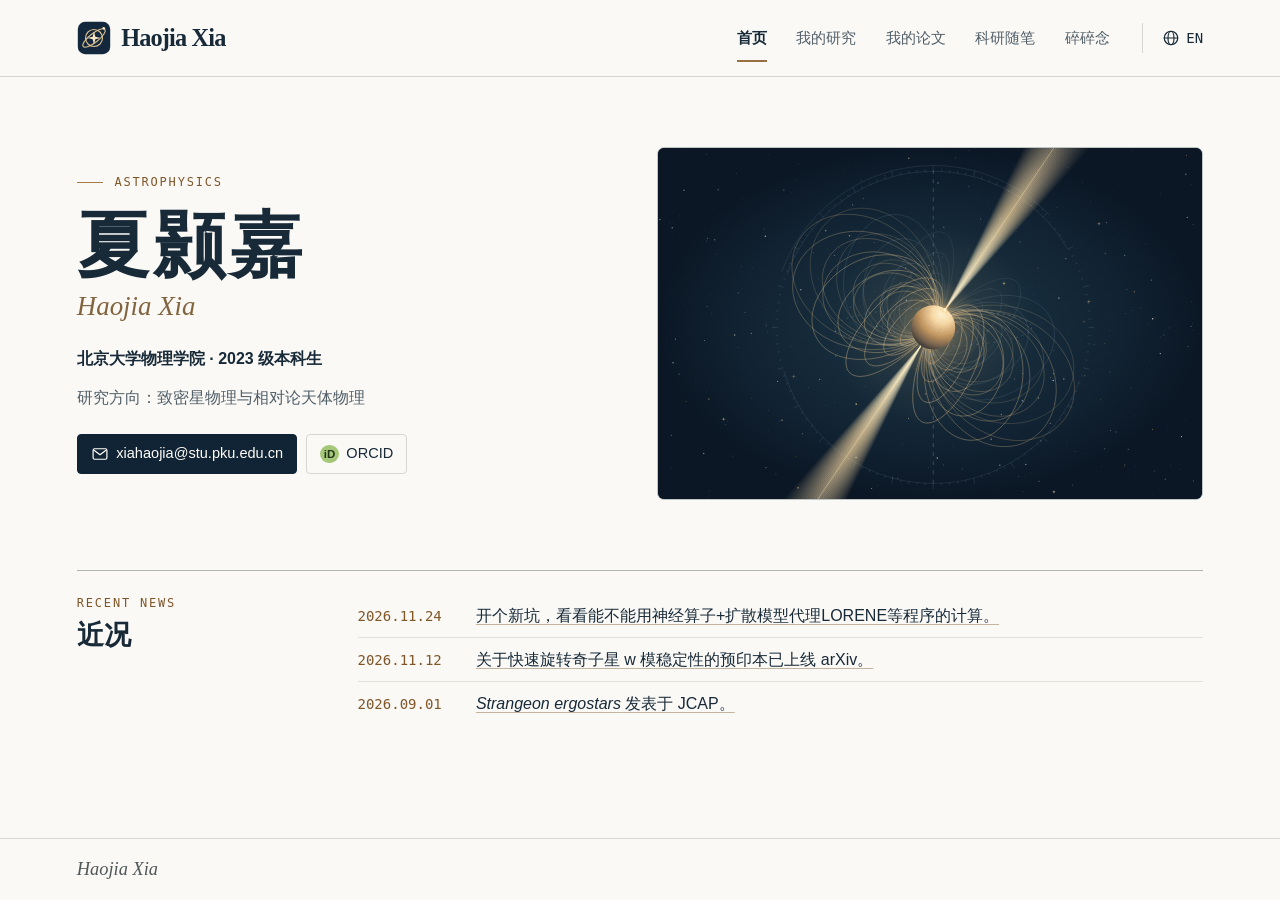
<file: index.html>
<!doctype html>
<html lang="zh-CN">
<head>
  <meta charset="utf-8">
  <meta name="viewport" content="width=device-width, initial-scale=1">
  <meta name="theme-color" content="#faf9f6">
  <meta name="description" content="夏颢嘉，北京大学物理学院 2023 级本科生，研究致密星物理与相对论天体物理。">
  <title data-en="Home · Haojia Xia">首页 · 夏颢嘉</title>
  <link rel="icon" href="assets/mark.svg" type="image/svg+xml">
  <link rel="stylesheet" href="style.css">
  <script defer src="main.js"></script>
</head>
<body data-page="index">
  <a class="skip" href="#main" data-en="Skip to content">跳到正文</a>
  <header class="site-header">
    <div class="container bar">
      <a class="brand" href="index.html" aria-label="夏颢嘉 · 首页" data-en-aria="Haojia Xia · Home"><img src="assets/mark.svg" width="34" height="34" alt=""><span lang="en">Haojia Xia</span></a>
      <nav aria-label="主导航" data-en-aria="Main navigation">
        <a href="index.html" aria-current="page" data-en="Home">首页</a>
        <a href="research.html" data-en="Research">我的研究</a>
        <a href="publications.html" data-en="Papers">我的论文</a>
        <a href="notes.html" data-en="Notes">科研随笔</a>
        <a href="blog.html" data-en="Blog">碎碎念</a>
      </nav>
      <button id="lang" type="button" hidden aria-label="Switch to English"><svg viewBox="0 0 24 24" class="icon" aria-hidden="true"><circle cx="12" cy="12" r="9"/><ellipse cx="12" cy="12" rx="4" ry="9"/><path d="M3 12h18"/></svg><span>EN</span></button>
    </div>
  </header>
  <main id="main">
<div class="container">
  <section class="profile" id="home" aria-labelledby="profile-name">
    <div class="profile-copy">
      <p class="overline" lang="en">Astrophysics</p>
      <h1 id="profile-name" data-en="Haojia Xia">夏颢嘉</h1>
      <p class="other-name" lang="en" data-en="夏颢嘉">Haojia Xia</p>
      <p class="affiliation" id="education" data-en="School of Physics, Peking University · 2023 undergraduate cohort">北京大学物理学院 · 2023 级本科生</p>
      <p class="bio" data-en="Research interests: compact star physics and relativistic astrophysics.">研究方向：致密星物理与相对论天体物理</p>
      <div class="contact-links">
        <a class="email" href="mailto:xiahaojia@stu.pku.edu.cn"><svg class="icon" viewBox="0 0 24 24" aria-hidden="true"><rect x="2.8" y="5" width="18.4" height="14" rx="2"></rect><path d="m4 7 8 6 8-6"></path></svg>xiahaojia@stu.pku.edu.cn</a>
        <a class="orcid" href="https://orcid.org/0009-0004-9673-7062"><span class="id-icon" aria-hidden="true">iD</span> ORCID</a>
      </div>
    </div>
    <figure class="atlas">
      <img src="assets/magnetic-atlas.svg" width="840" height="540" alt="倾斜的脉冲星磁偶极场模型，两束辐射沿磁极向外延伸。" data-en-alt="A tilted pulsar dipole with two radiation beams emerging at opposite magnetic poles.">
    </figure>
  </section>
  <section class="news" aria-labelledby="news-title">
    <div><p class="overline" lang="en">Recent news</p><h2 id="news-title" data-en="Recent news">近况</h2></div>
    <ul class="news-list">
      <li><time datetime="2026-11-24">2026.11.24</time><p><a href="research.html#rotating-star-equilibria" data-en="I’m starting a new project to see whether neural operators and diffusion models can work together as a surrogate for stellar equilibrium codes like LORENE.">开个新坑，看看能不能用神经算子+扩散模型代理LORENE等程序的计算。</a></p></li>
      <li><time datetime="2026-11-12">2026.11.12</time><p><a href="publications.html#paper-wmode" data-en="Our preprint on w-mode stability in rapidly rotating strangeon stars is now on arXiv.">关于快速旋转奇子星 w 模稳定性的预印本已上线 arXiv。</a></p></li>
      <li><time datetime="2026-09-01">2026.09.01</time><p><a href="publications.html#paper-ergostars"><i lang="en">Strangeon ergostars</i><span data-en=" appeared in JCAP."> 发表于 JCAP。</span></a></p></li>
    </ul>
  </section>
</div>
  </main>
  <footer class="site-footer"><div class="container foot"><span class="signature" lang="en">Haojia Xia</span></div></footer>
</body>
</html>
</file>
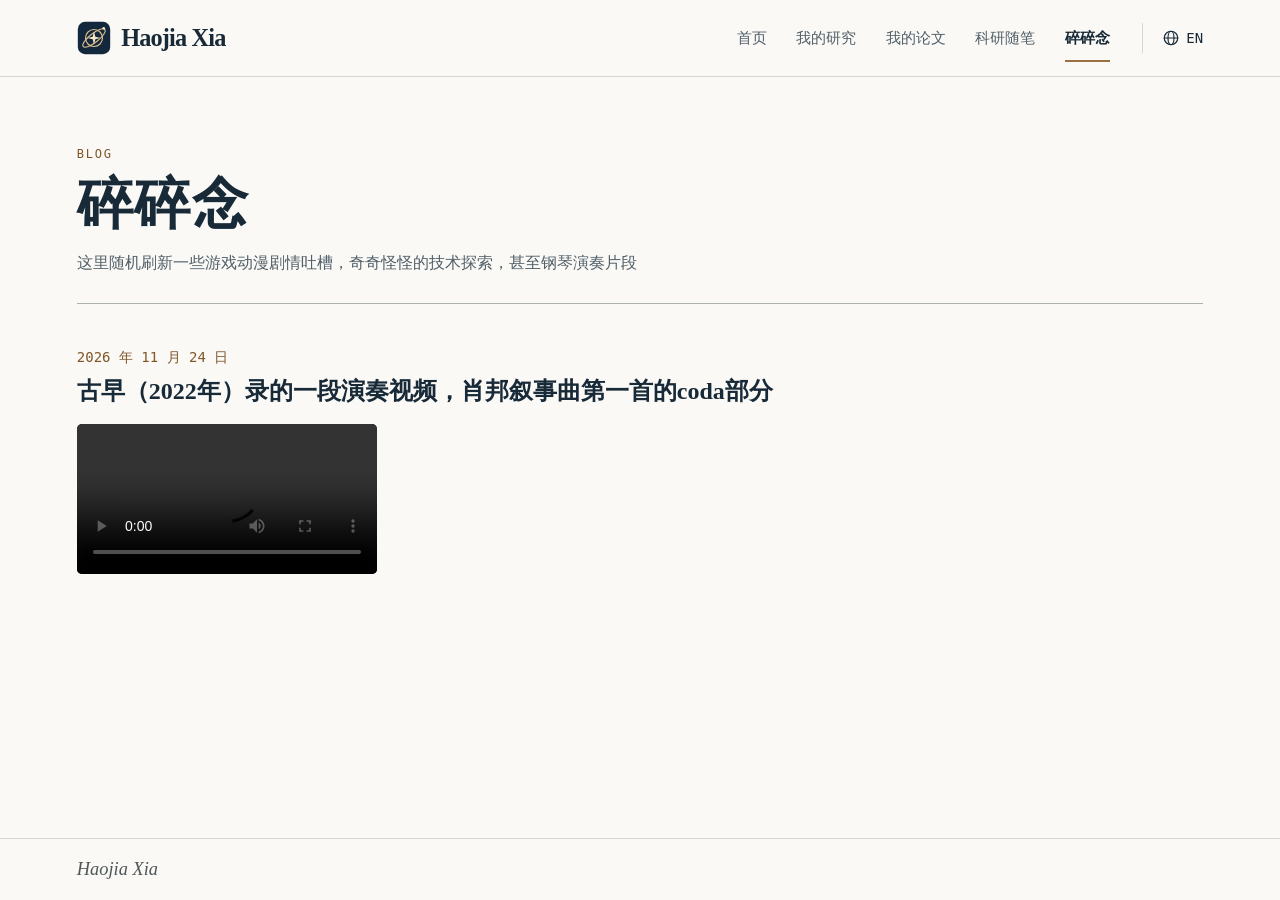
<file: blog.html>
<!doctype html>
<html lang="zh-CN">
<head>
  <meta charset="utf-8">
  <meta name="viewport" content="width=device-width, initial-scale=1">
  <meta name="theme-color" content="#faf9f6">
  <meta name="description" content="夏颢嘉的个人博客。">
  <title data-en="Blog · Haojia Xia">碎碎念 · 夏颢嘉</title>
  <link rel="icon" href="assets/mark.svg" type="image/svg+xml">
  <link rel="stylesheet" href="style.css">
  <script defer src="main.js"></script>
</head>
<body data-page="blog">
  <a class="skip" href="#main" data-en="Skip to content">跳到正文</a>
  <header class="site-header">
    <div class="container bar">
      <a class="brand" href="index.html" aria-label="夏颢嘉 · 首页" data-en-aria="Haojia Xia · Home"><img src="assets/mark.svg" width="34" height="34" alt=""><span lang="en">Haojia Xia</span></a>
      <nav aria-label="主导航" data-en-aria="Main navigation">
        <a href="index.html" data-en="Home">首页</a>
        <a href="research.html" data-en="Research">我的研究</a>
        <a href="publications.html" data-en="Papers">我的论文</a>
        <a href="notes.html" data-en="Notes">科研随笔</a>
        <a href="blog.html" aria-current="page" data-en="Blog">碎碎念</a>
      </nav>
      <button id="lang" type="button" hidden aria-label="Switch to English"><svg viewBox="0 0 24 24" class="icon" aria-hidden="true"><circle cx="12" cy="12" r="9"/><ellipse cx="12" cy="12" rx="4" ry="9"/><path d="M3 12h18"/></svg><span>EN</span></button>
    </div>
  </header>
  <main id="main">
<div class="container inner-page">
  <div class="page-head">
    <p class="overline" lang="en">Blog</p>
    <h1 data-en="Blog">碎碎念</h1>
    <p class="intro" data-en="Expect the occasional rant about game or anime plots, odd tech experiments, and even clips of me playing the piano.">这里随机刷新一些游戏动漫剧情吐槽，奇奇怪怪的技术探索，甚至钢琴演奏片段</p>
  </div>
  <section class="journal-entries"><article class="journal-entry"><time data-en="24 November 2026" datetime="2026-11-24">2026 年 11 月 24 日</time><h2 data-en="古早（2022）年录的一段演奏视频，肖邦叙事曲第一首的coda部分">古早（2022年）录的一段演奏视频，肖邦叙事曲第一首的coda部分</h2><video src="assets/uploads/f53fb0156bd9b85d-mmexport1795484468126.mp4" controls="" preload="metadata" aria-label="mmexport1795484468126.mp4"></video></article></section><section class="journal-empty" aria-labelledby="journal-status" hidden="">
    <svg class="journal-sketch" viewBox="0 0 320 200" width="320" height="200" aria-hidden="true">
      <g fill="none" stroke-linecap="round" stroke-linejoin="round">
        <path d="M32 159 134 174 268 144" stroke="#adb1aa" stroke-width=".9" stroke-dasharray="1 5"></path>
        <path d="m46 125 84 17c13 2 21 9 25 12 9-3 18-5 30-7l76-20-65-31-150 17z" fill="#20384a" stroke="#20384a" stroke-width="3"></path>
        <path d="m47 117 83 17c14 2 21 9 27 12 7-3 17-6 27-8l74-19 1 8-74 20c-13 3-23 5-29 7-7-5-15-9-28-12l-81-17z" fill="#e8dfcf" stroke="#6f6658"></path>
        <path d="m46 117 41-53c15-1 34 1 48 7 12 5 21 12 27 17l-6 58c-7-6-14-9-26-12z" fill="#fffaf0" stroke="#5d665f" stroke-width="1.4"></path>
        <path d="M162 88c12-7 25-10 41-12l44-4 11 47-74 19c-14 3-22 5-28 8z" fill="#f6eddf" stroke="#5d665f" stroke-width="1.4"></path>
        <path d="M87 75c18-1 38 2 49 8m-56 1c17-1 37 3 52 8m-58 1c17 0 39 4 54 9m-60-1c17 1 35 4 48 8" stroke="#bcb8a8"></path>
        <path d="M178 93c16-6 34-8 51-10m-52 20c19-6 37-9 53-11m-55 21c17-5 30-8 40-9" stroke="#c4bca9"></path>
        <path d="m171 38 70 60 6 11-12-5-70-60z" fill="#ab7548" stroke="#775438" stroke-width="1.4"></path>
        <path d="m165 44 3-3 70 60-3 3z" fill="#d2ac7e" stroke="none"></path>
        <path d="m241 98 6 11-12-5z" fill="#e9d5b4" stroke="#775438"></path>
        <path d="m243 103 4 6-6-3" fill="#253b45" stroke="none"></path>
        <path d="m165 44-8-7c-2-2 3-8 6-6l8 7z" fill="#213a49" stroke="#213a49"></path>
        <path d="M211 36v8m-4-4h8m-89-8v5m-2.5-2.5h5" stroke="#98876e"></path>
      </g>
    </svg>
    <div class="journal-message">
      <h2 id="journal-status"><span data-en="How come there’s nothing here?">怎么啥也没有</span><br><span data-en="Slacking off again?!">？！懒懒！？</span></h2>
    </div>
  </section>
</div>
  </main>
  <footer class="site-footer"><div class="container foot"><span class="signature" lang="en">Haojia Xia</span></div></footer>
</body>
</html>
</file>
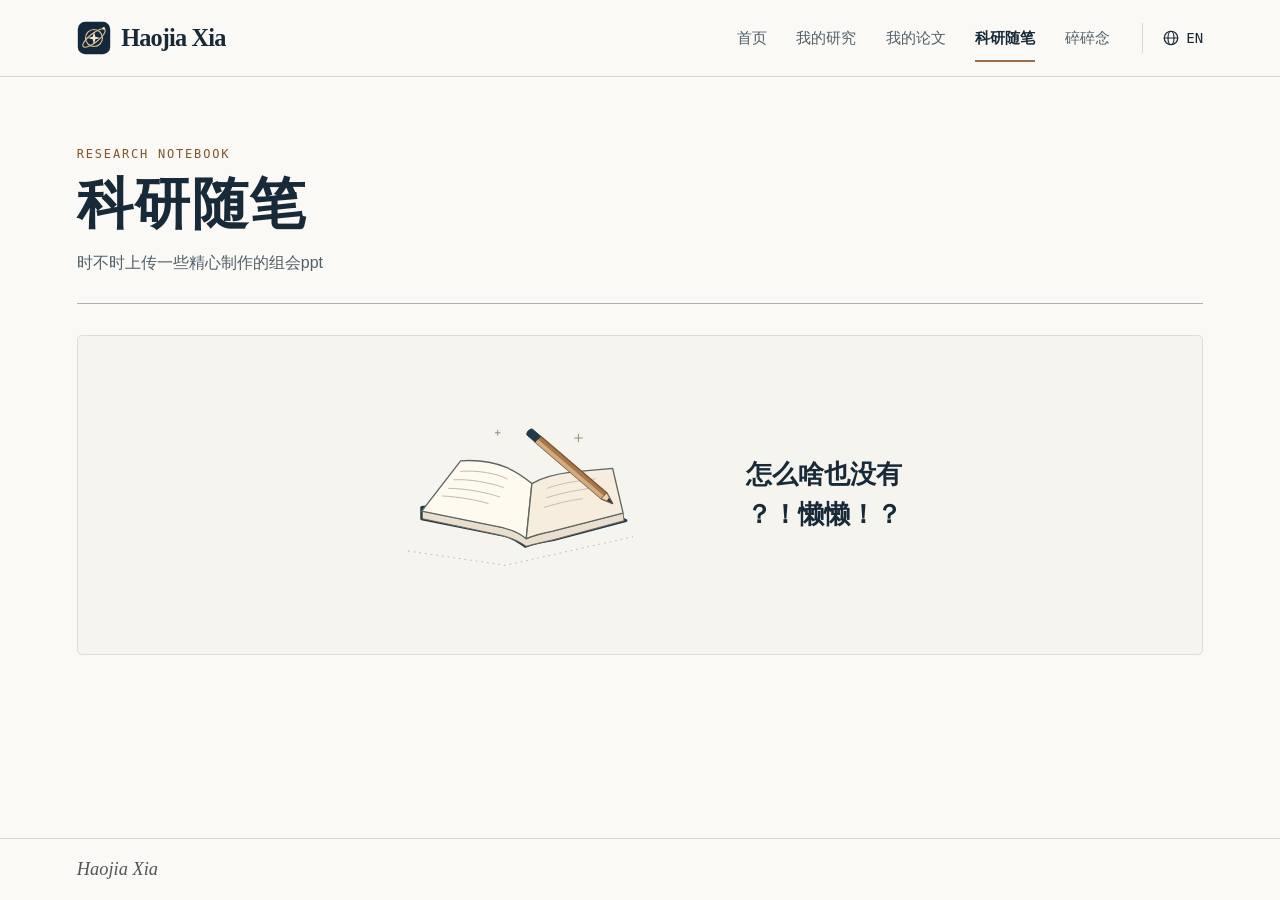
<file: notes.html>
<!doctype html>
<html lang="zh-CN">
<head>
  <meta charset="utf-8">
  <meta name="viewport" content="width=device-width, initial-scale=1">
  <meta name="theme-color" content="#faf9f6">
  <meta name="description" content="夏颢嘉的科研随笔。">
  <title data-en="Research notes · Haojia Xia">科研随笔 · 夏颢嘉</title>
  <link rel="icon" href="assets/mark.svg" type="image/svg+xml">
  <link rel="stylesheet" href="style.css">
  <script defer src="main.js"></script>
</head>
<body data-page="notes">
  <a class="skip" href="#main" data-en="Skip to content">跳到正文</a>
  <header class="site-header">
    <div class="container bar">
      <a class="brand" href="index.html" aria-label="夏颢嘉 · 首页" data-en-aria="Haojia Xia · Home"><img src="assets/mark.svg" width="34" height="34" alt=""><span lang="en">Haojia Xia</span></a>
      <nav aria-label="主导航" data-en-aria="Main navigation">
        <a href="index.html" data-en="Home">首页</a>
        <a href="research.html" data-en="Research">我的研究</a>
        <a href="publications.html" data-en="Papers">我的论文</a>
        <a href="notes.html" aria-current="page" data-en="Notes">科研随笔</a>
        <a href="blog.html" data-en="Blog">碎碎念</a>
      </nav>
      <button id="lang" type="button" hidden aria-label="Switch to English"><svg viewBox="0 0 24 24" class="icon" aria-hidden="true"><circle cx="12" cy="12" r="9"/><ellipse cx="12" cy="12" rx="4" ry="9"/><path d="M3 12h18"/></svg><span>EN</span></button>
    </div>
  </header>
  <main id="main">
<div class="container inner-page">
  <div class="page-head">
    <p class="overline" lang="en">Research notebook</p>
    <h1 data-en="Research notes">科研随笔</h1>
    <p class="intro" data-en="Every now and then, I share a set of slides I have put together for a group meeting.">时不时上传一些精心制作的组会ppt</p>
  </div>
  <section class="journal-empty" aria-labelledby="journal-status">
    <svg class="journal-sketch" viewBox="0 0 320 200" width="320" height="200" aria-hidden="true">
      <g fill="none" stroke-linecap="round" stroke-linejoin="round">
        <path d="M32 159 134 174 268 144" stroke="#adb1aa" stroke-width=".9" stroke-dasharray="1 5"/>
        <path d="m46 125 84 17c13 2 21 9 25 12 9-3 18-5 30-7l76-20-65-31-150 17z" fill="#20384a" stroke="#20384a" stroke-width="3"/>
        <path d="m47 117 83 17c14 2 21 9 27 12 7-3 17-6 27-8l74-19 1 8-74 20c-13 3-23 5-29 7-7-5-15-9-28-12l-81-17z" fill="#e8dfcf" stroke="#6f6658"/>
        <path d="m46 117 41-53c15-1 34 1 48 7 12 5 21 12 27 17l-6 58c-7-6-14-9-26-12z" fill="#fffaf0" stroke="#5d665f" stroke-width="1.4"/>
        <path d="M162 88c12-7 25-10 41-12l44-4 11 47-74 19c-14 3-22 5-28 8z" fill="#f6eddf" stroke="#5d665f" stroke-width="1.4"/>
        <path d="M87 75c18-1 38 2 49 8m-56 1c17-1 37 3 52 8m-58 1c17 0 39 4 54 9m-60-1c17 1 35 4 48 8" stroke="#bcb8a8"/>
        <path d="M178 93c16-6 34-8 51-10m-52 20c19-6 37-9 53-11m-55 21c17-5 30-8 40-9" stroke="#c4bca9"/>
        <path d="m171 38 70 60 6 11-12-5-70-60z" fill="#ab7548" stroke="#775438" stroke-width="1.4"/>
        <path d="m165 44 3-3 70 60-3 3z" fill="#d2ac7e" stroke="none"/>
        <path d="m241 98 6 11-12-5z" fill="#e9d5b4" stroke="#775438"/>
        <path d="m243 103 4 6-6-3" fill="#253b45" stroke="none"/>
        <path d="m165 44-8-7c-2-2 3-8 6-6l8 7z" fill="#213a49" stroke="#213a49"/>
        <path d="M211 36v8m-4-4h8m-89-8v5m-2.5-2.5h5" stroke="#98876e"/>
      </g>
    </svg>
    <div class="journal-message">
      <h2 id="journal-status"><span data-en="How come there’s nothing here?">怎么啥也没有</span><br><span data-en="Slacking off again?!">？！懒懒！？</span></h2>
    </div>
  </section>
</div>
  </main>
  <footer class="site-footer"><div class="container foot"><span class="signature" lang="en">Haojia Xia</span></div></footer>
</body>
</html>
</file>
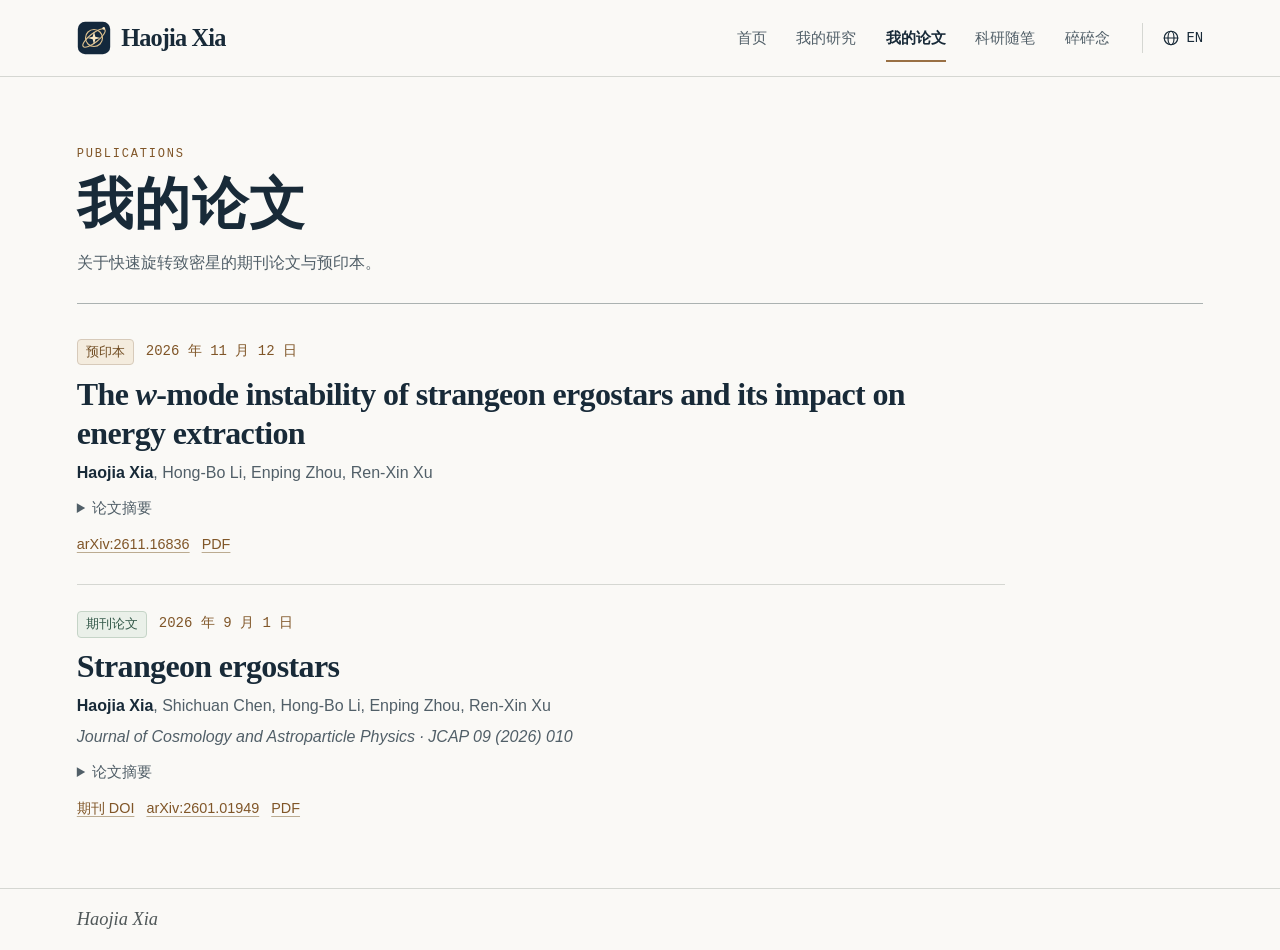
<file: publications.html>
<!doctype html>
<html lang="zh-CN">
<head>
  <meta charset="utf-8">
  <meta name="viewport" content="width=device-width, initial-scale=1">
  <meta name="theme-color" content="#faf9f6">
  <meta name="description" content="夏颢嘉的学术论文与预印本。">
  <title data-en="My publications · Haojia Xia">我的论文 · 夏颢嘉</title>
  <link rel="icon" href="assets/mark.svg" type="image/svg+xml">
  <link rel="stylesheet" href="style.css">
  <script defer src="main.js"></script>
</head>
<body data-page="publications">
  <a class="skip" href="#main" data-en="Skip to content">跳到正文</a>
  <header class="site-header">
    <div class="container bar">
      <a class="brand" href="index.html" aria-label="夏颢嘉 · 首页" data-en-aria="Haojia Xia · Home"><img src="assets/mark.svg" width="34" height="34" alt=""><span lang="en">Haojia Xia</span></a>
      <nav aria-label="主导航" data-en-aria="Main navigation">
        <a href="index.html" data-en="Home">首页</a>
        <a href="research.html" data-en="Research">我的研究</a>
        <a href="publications.html" aria-current="page" data-en="Papers">我的论文</a>
        <a href="notes.html" data-en="Notes">科研随笔</a>
        <a href="blog.html" data-en="Blog">碎碎念</a>
      </nav>
      <button id="lang" type="button" hidden aria-label="Switch to English"><svg viewBox="0 0 24 24" class="icon" aria-hidden="true"><circle cx="12" cy="12" r="9"/><ellipse cx="12" cy="12" rx="4" ry="9"/><path d="M3 12h18"/></svg><span>EN</span></button>
    </div>
  </header>
  <main id="main">
<div class="container inner-page">
  <div class="page-head">
    <p class="overline" lang="en">Publications</p>
    <h1 data-en="My Publications">我的论文</h1>
    <p class="intro" data-en="Journal articles and preprints on rapidly rotating compact stars.">关于快速旋转致密星的期刊论文与预印本。</p>
  </div>
  <div class="paper-list">
    <article class="paper" id="paper-wmode">
      <div class="meta">
        <span class="status preprint" data-en="Preprint">预印本</span>
        <time datetime="2026-11-12" data-en="12 November 2026">2026 年 11 月 12 日</time>
      </div>
      <h2 lang="en"><a href="https://arxiv.org/abs/2611.16836">The <i>w</i>-mode instability of strangeon ergostars and its impact on energy extraction</a></h2>
      <p class="authors" lang="en"><strong>Haojia Xia</strong>, Hong-Bo Li, Enping Zhou, Ren-Xin Xu</p>
      <details>
        <summary data-en="Abstract">论文摘要</summary>
        <p lang="en">Rapidly rotating compact ergostars have been proposed as alternative central engines for short gamma-ray bursts. However, competing energy-loss channels, such as gravitational-wave emission driven by non-axisymmetric instabilities, could curtail the power available for relativistic electromagnetic outflows. In this work, we investigate the <i>w</i>-mode instability of rapidly rotating strangeon ergostars by solving the coupled spacetime and fluid perturbation equations in the Hilbert gauge using a spectral method, without relying on a slow-rotation approximation. We calculate the complex eigenvalues of the axial-led and polar-led <i>w</i>-mode branches originating from the fundamental <i>l</i> = <i>m</i> = 2 modes of nonrotating stars along the maximum-energy-extraction paths of twelve representative strangeon equations of state. We find that both branches remain damped throughout these paths, despite the presence of ergoregions. We further vary the stellar angular velocity to determine the instability thresholds. In every case with an identified threshold, the angular velocity at the corresponding extraction-path endpoint remains below the critical value, with the largest ratio being 0.926. Our results indicate that the <i>w</i>-mode instabilities examined here do not provide a growing gravitational-wave emission channel along the considered energy-extraction paths, supporting the availability of the previously estimated rotational energy reservoirs for electromagnetic extraction.</p>
      </details>
      <div class="paper-links">
        <a href="https://arxiv.org/abs/2611.16836">arXiv:2611.16836</a>
        <a href="papers/w-mode-instability.pdf" aria-label="w 模不稳定性论文 PDF" data-en-aria="PDF of the w-mode instability paper">PDF</a>
      </div>
    </article>
    <article class="paper" id="paper-ergostars">
      <div class="meta">
        <span class="status published" data-en="Journal article">期刊论文</span>
        <time datetime="2026-09-01" data-en="1 September 2026">2026 年 9 月 1 日</time>
      </div>
      <h2 lang="en"><a href="https://doi.org/10.1088/1475-7516/2026/09/010">Strangeon ergostars</a></h2>
      <p class="authors" lang="en"><strong>Haojia Xia</strong>, Shichuan Chen, Hong-Bo Li, Enping Zhou, Ren-Xin Xu</p>
      <p class="venue" lang="en"><i>Journal of Cosmology and Astroparticle Physics</i> · JCAP 09 (2026) 010</p>
      <details>
        <summary data-en="Abstract">论文摘要</summary>
        <p lang="en">The nature of the central engine powering short gamma-ray bursts (sGRBs) in binary neutron star (BNS) mergers remains a key open question in the era of multi-messenger astronomy. The ergostar hypothesis, that a rapidly rotating star with an ergoregion can act as a powerful energy source, offers an alternative explanation to the black hole-accretion disk paradigm. In this work, however, we examine this hypothesis using a phenomenological EOS of strangeon matter, i.e., condensed matter with nucleon-like units for three flavors of quarks. By constructing a large suite of uniformly rotating equilibrium models, we systematically investigate the parameter space of the stable ergostars and calculate their maximum extractable energy. We demonstrate that strangeon matter supports a vast and robust parameter space for dynamically stable ergostars, even without requiring differential rotation. We find that the extractable rotational energy from these configurations can be on the order of 0.01<i>M</i><sub>⊙</sub>, representing a massive energy reservoir, even when accounting for baryonic mass variations (e.g., mass ejection and particle capture during the Penrose process). Our results suggest that BNS merger remnants composed of exotic matter could play a crucial, previously underestimated role in high-energy astrophysics.</p>
      </details>
      <div class="paper-links">
        <a href="https://doi.org/10.1088/1475-7516/2026/09/010" data-en="Journal DOI">期刊 DOI</a>
        <a href="https://arxiv.org/abs/2601.01949">arXiv:2601.01949</a>
        <a href="papers/strangeon-ergostars.pdf" aria-label="Strangeon ergostars 论文 PDF" data-en-aria="PDF of Strangeon ergostars">PDF</a>
      </div>
    </article>
  </div>
</div>
  </main>
  <footer class="site-footer"><div class="container foot"><span class="signature" lang="en">Haojia Xia</span></div></footer>
</body>
</html>
</file>
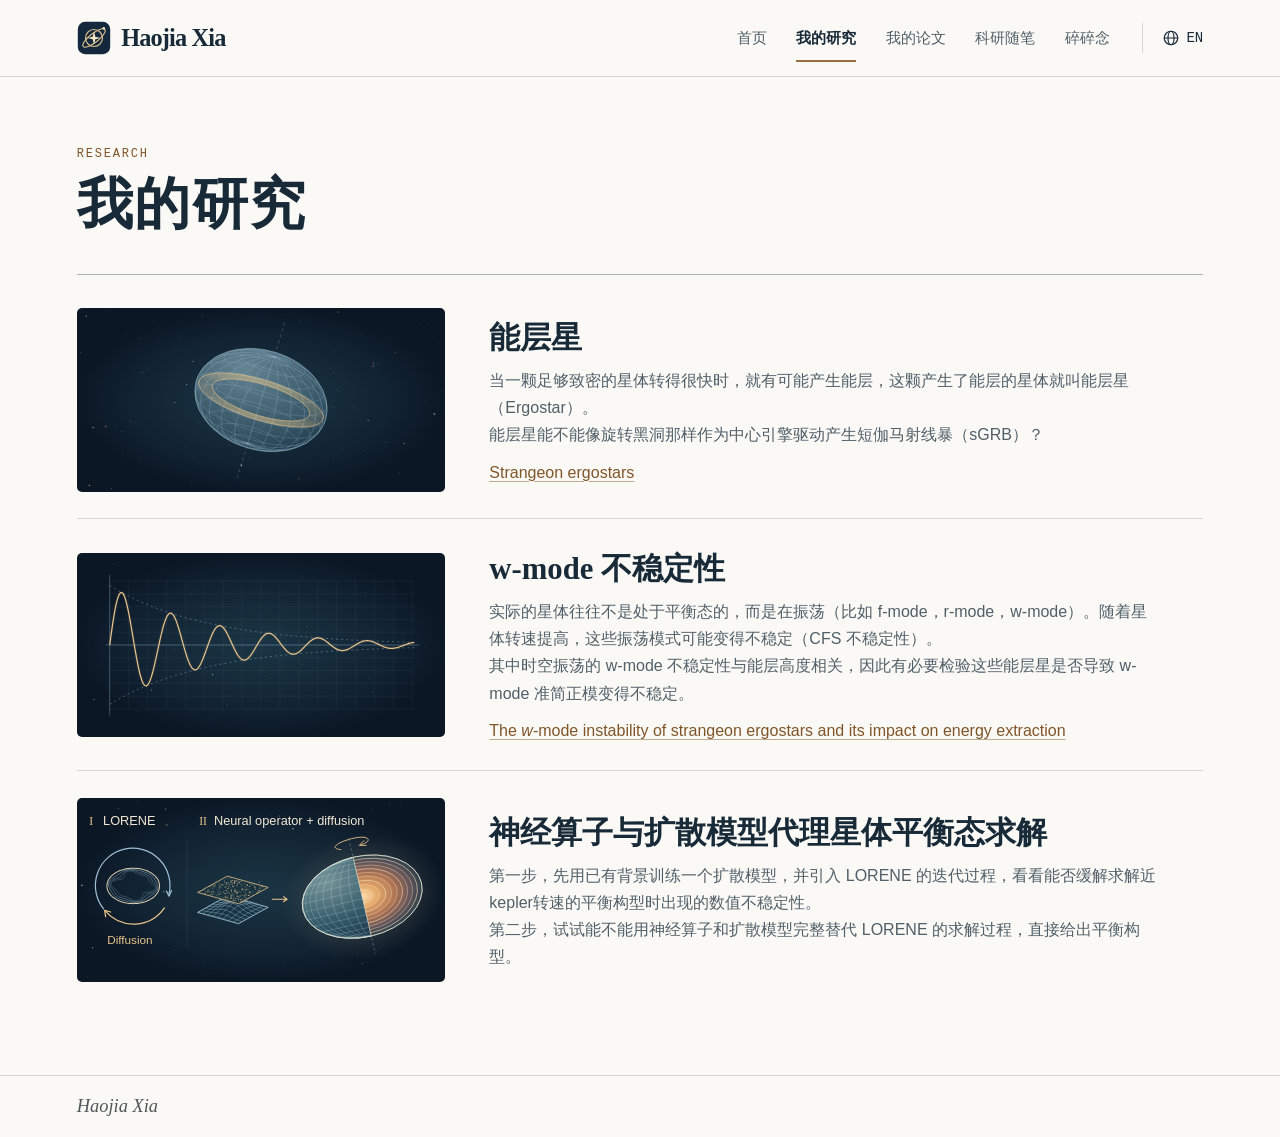
<file: research.html>
<!doctype html>
<html lang="zh-CN">
<head>
  <meta charset="utf-8">
  <meta name="viewport" content="width=device-width, initial-scale=1">
  <meta name="theme-color" content="#faf9f6">
  <meta name="description" content="夏颢嘉的研究方向与致密星模型。">
  <title data-en="My research · Haojia Xia">我的研究 · 夏颢嘉</title>
  <link rel="icon" href="assets/mark.svg" type="image/svg+xml">
  <link rel="stylesheet" href="style.css">
  <script defer src="main.js"></script>
</head>
<body data-page="research">
  <a class="skip" href="#main" data-en="Skip to content">跳到正文</a>
  <header class="site-header">
    <div class="container bar">
      <a class="brand" href="index.html" aria-label="夏颢嘉 · 首页" data-en-aria="Haojia Xia · Home"><img src="assets/mark.svg" width="34" height="34" alt=""><span lang="en">Haojia Xia</span></a>
      <nav aria-label="主导航" data-en-aria="Main navigation">
        <a href="index.html" data-en="Home">首页</a>
        <a href="research.html" aria-current="page" data-en="Research">我的研究</a>
        <a href="publications.html" data-en="Papers">我的论文</a>
        <a href="notes.html" data-en="Notes">科研随笔</a>
        <a href="blog.html" data-en="Blog">碎碎念</a>
      </nav>
      <button id="lang" type="button" hidden aria-label="Switch to English"><svg viewBox="0 0 24 24" class="icon" aria-hidden="true"><circle cx="12" cy="12" r="9"/><ellipse cx="12" cy="12" rx="4" ry="9"/><path d="M3 12h18"/></svg><span>EN</span></button>
    </div>
  </header>
  <main id="main">
<div class="container inner-page">
  <div class="page-head">
    <p class="overline" lang="en">Research</p>
    <h1 data-en="My Research">我的研究</h1>
  </div>
  <div class="research-rows">
    <article class="research-row">
      <figure class="research-figure">
        <img src="assets/compact-model.svg" width="720" height="360" alt="快速旋转的致密星及其赤道附近的能层示意。" data-en-alt="Schematic of a rapidly rotating compact star with an ergoregion near its equator.">
      </figure>
      <div class="research-copy">
        <h2 data-en="Ergostars">能层星</h2>
        <p data-en="A sufficiently compact star can develop an ergoregion if it spins rapidly enough. A star with an ergoregion is called an ergostar.">当一颗足够致密的星体转得很快时，就有可能产生能层，这颗产生了能层的星体就叫能层星（Ergostar）。</p>
        <p data-en="Can an ergostar, like a rotating black hole, act as the central engine of a short gamma-ray burst (sGRB)?">能层星能不能像旋转黑洞那样作为中心引擎驱动产生短伽马射线暴（sGRB）？</p>
        <a class="text-link" href="publications.html#paper-ergostars" lang="en">Strangeon ergostars</a>
      </div>
    </article>
    <article class="research-row">
      <figure class="research-figure">
        <img src="assets/mode-decay.svg" loading="lazy" width="720" height="360" alt="振幅随时间衰减的振荡示意曲线。" data-en-alt="Illustrative oscillation with an amplitude that decreases in time.">
      </figure>
      <div class="research-copy">
        <h2 data-en="The w-mode instability">w-mode 不稳定性</h2>
        <p data-en="Real stars often oscillate about equilibrium, with oscillations such as f modes, r modes and w modes. As a star spins faster, its oscillation modes can become unstable through the Chandrasekhar–Friedman–Schutz (CFS) mechanism.">实际的星体往往不是处于平衡态的，而是在振荡（比如 f-mode，r-mode，w-mode）。随着星体转速提高，这些振荡模式可能变得不稳定（CFS 不稳定性）。</p>
        <p data-en="For spacetime oscillations, the w-mode instability is closely linked to the presence of an ergoregion. This motivates testing whether w-mode quasinormal oscillations become unstable in these ergostars.">其中时空振荡的 w-mode 不稳定性与能层高度相关，因此有必要检验这些能层星是否导致 w-mode 准简正模变得不稳定。</p>
        <a class="text-link" href="publications.html#paper-wmode" lang="en">The <i>w</i>-mode instability of strangeon ergostars and its impact on energy extraction</a>
      </div>
    </article>
    <article class="research-row" id="rotating-star-equilibria">
      <figure class="research-figure">
        <img src="assets/equilibrium-surrogate.svg" loading="lazy" width="720" height="360" alt="两阶段研究设想。先用扩散模型辅助 LORENE 迭代，再用神经算子和扩散模型联合预测旋转星的平衡构型。" data-en-alt="Two proposed stages. A diffusion model first assists the LORENE iteration. A neural operator and a diffusion model then act together as a surrogate for the full equilibrium calculation.">
      </figure>
      <div class="research-copy">
        <h2 data-en="Neural Operators and Diffusion Models as Surrogate Solvers for Stellar Equilibria">神经算子与扩散模型代理星体平衡态求解</h2>
        <p data-en="Step 1. I’ll first train a diffusion model on existing stellar equilibrium solutions and incorporate it into LORENE’s iterative solver. I’ll then test whether it can reduce numerical instabilities when computing equilibria for stars rotating near the Keplerian limit.">第一步，先用已有背景训练一个扩散模型，并引入 LORENE 的迭代过程，看看能否缓解求解近kepler转速的平衡构型时出现的数值不稳定性。</p>
        <p data-en="Step 2. I’ll explore whether a neural operator and a diffusion model can together serve as a surrogate for the entire LORENE solver and predict stellar equilibrium configurations directly.">第二步，试试能不能用神经算子和扩散模型完整替代 LORENE 的求解过程，直接给出平衡构型。</p>
      </div>
    </article>
  </div>
</div>
  </main>
  <footer class="site-footer"><div class="container foot"><span class="signature" lang="en">Haojia Xia</span></div></footer>
</body>
</html>
</file>
<file: style.css>
:root {
  color-scheme: light;
  --paper: #faf9f6;
  --surface: #fffefb;
  --ink: #182a38;
  --muted: #515f68;
  --dim: var(--muted);
  --line: #d5d7d2;
  --copper: #805628;
  --navy: #112435;
  --serif: "STIX Two Text", Georgia, "Noto Serif SC", "Songti SC", SimSun, serif;
  --sans: "Inter", "Segoe UI", "PingFang SC", "Microsoft YaHei", sans-serif;
  --mono: "IBM Plex Mono", Consolas, monospace;
}
* { box-sizing: border-box; }
html { scroll-padding-top: 96px; }
body { margin: 0; min-height: 100vh; min-height: 100svh; display: flex; flex-direction: column; background: var(--paper); color: var(--ink); font: 1rem/1.7 var(--sans); }
main { flex: 1; }
h1,h2,h3,p,figure { margin: 0; }
h1,h2,h3 { font-family: var(--serif); }
a { color: inherit; text-underline-offset: .2em; text-decoration-thickness: 1px; }
a:hover { color: var(--copper); }
button { font: inherit; color: inherit; }
a:focus-visible, button:focus-visible, summary:focus-visible { outline: 3px solid #996923; outline-offset: 4px; }
.skip { position: fixed; left: 1rem; top: -5rem; z-index: 10; padding: .4rem .8rem; background: white; }
.skip:focus { top: 1rem; }
.container { width: min(88%, 1192px); margin-inline: auto; }
.site-header { position: sticky; top: 0; z-index: 5; background: var(--paper); border-bottom: 1px solid var(--line); }
.bar,.brand,.bar nav,#lang,.contact-links,.contact-links a,.foot { display: flex; align-items: center; }
.bar { min-height: 76px; gap: clamp(1rem, 2.5vw, 2.5rem); }
.brand { margin-right: auto; gap: .65rem; text-decoration: none; color: var(--ink); font: 600 1.52rem/1 var(--serif); letter-spacing: -.035em; white-space: nowrap; }
.brand img { width: 34px; height: 34px; }
.bar nav { gap: clamp(1.1rem, 2.3vw, 2.15rem); }
.bar nav a { position: relative; padding: 1.55rem 0; font-size: .9375rem; text-decoration: none; color: var(--muted); white-space: nowrap; }
.bar nav a:hover { color: var(--copper); }
.bar nav [aria-current="page"] { color: var(--ink); font-weight: 650; }
.bar nav [aria-current="page"]::after { content: ""; position: absolute; left: 0; right: 0; bottom: .82rem; height: 2px; background: #997044; }
#lang { cursor: pointer; gap: .4rem; padding: .4rem 0 .4rem 1.2rem; border: none; border-left: 1px solid var(--line); background: transparent; font: .875rem var(--mono); }
#lang[hidden] { display: none; }
.icon { display: inline-block; flex-shrink: 0; width: 18px; height: 18px; fill: none; stroke: currentColor; stroke-width: 1.6; stroke-linejoin: round; stroke-linecap: round; }
.profile { display: grid; grid-template-columns: 1fr 1.06fr; gap: clamp(2.5rem,5vw,4.5rem); align-items: center; padding-block: clamp(3.3rem,5.5vw,5.75rem); }
.overline { font: .75rem/1.5 var(--mono); text-transform: uppercase; letter-spacing: .15em; color: var(--copper); }
.profile .overline { display: flex; gap: .73rem; align-items: center; }
.profile .overline::before { content: ""; height: 1px; width: 26px; background: #a67b47; }
.profile h1 { font-size: clamp(3.8rem,5.6vw,5.4rem); letter-spacing: .065em; line-height: 1.18; margin: .8rem 0 0; }
.other-name { font: italic clamp(1.65rem,2.1vw,2.2rem)/1.3 var(--serif); color: #82643e; }
.affiliation { margin: 1.35rem 0 .65rem; font-weight: 650; }
.bio { color: var(--muted); line-height: 1.9; text-wrap: pretty; max-width: 31em; }
.contact-links { flex-wrap: wrap; gap: .6rem; margin-top: 1.3rem; }
.contact-links a { gap: .48rem; min-height: 2.5rem; font-size: .91rem; padding: .33rem .8rem; text-decoration: none; border: 1px solid var(--line); border-radius: 4px; }
.contact-links .email { background: var(--navy); color: #fffdf7; border-color: var(--navy); }
.email:hover { opacity: .9; }
.orcid:hover { background: #f0f0e9; }
.id-icon { background: #a5c878; color: #22351b; text-align: center; border-radius: 50%; width: 1.15rem; height: 1.15rem; font: 700 .72rem/1.15rem var(--sans); }
.atlas { overflow: hidden; border: 1px solid #bfc5c5; border-radius: 7px; background: var(--surface); }
.atlas img { width: 100%; height: auto; aspect-ratio: 840 / 540; display: block; background: var(--navy); }
.news { border-top: 1px solid #adb4b4; display: grid; grid-template-columns: 1fr 3.4fr; gap: 2rem; margin-bottom: clamp(3rem,5vw,5rem); padding-top: 1.45rem; align-items: start; }
.news h2 { margin-top: .28rem; font-size: 1.7rem; line-height: 1.35; }
.news-list { list-style: none; margin: 0; padding: 0; }
.news-list li { display: grid; grid-template-columns: 6.3rem 1fr; gap: 1.1rem; align-items: baseline; padding: .5rem 0; }
.news-list li + li { border-top: 1px solid #e2e2dc; }
.news-list time,.meta time { font: .875rem/1.55 var(--mono); color: var(--copper); }
.news-list a { text-decoration-color: #c2b49f; }
.inner-page { padding-block: clamp(2.7rem,5.3vw,5.4rem); }
.page-head { border-bottom: 1px solid #abb2b1; padding-bottom: 1.6rem; margin-bottom: 1.9rem; }
.page-head h1 { font-size: clamp(2.55rem,4.4vw,4.3rem); font-weight: 600; letter-spacing: .025em; line-height: 1.23; margin: .45rem 0 .55rem; }
.page-head p:not(.overline) { max-width: 49em; color: var(--muted); line-height: 1.85; }
.research-rows { display: grid; gap: 1.5rem; }
.research-row { display: grid; grid-template-columns: minmax(190px,.85fr) minmax(0,1.65fr); align-items: center; gap: clamp(1.3rem,3.5vw,3.7rem); padding-block: .2rem 1.6rem; border-bottom: 1px solid var(--line); }
.research-row:last-child { border-bottom: 0; }
.research-figure { min-width: 0; }
.research-figure img { border-radius: 5px; width: 100%; height: auto; display: block; }
.research-copy h2 { font-size: clamp(1.55rem,2.4vw,2.3rem); line-height: 1.35; margin: .22rem 0 .45rem; }
.research-copy p { color: var(--muted); max-width: 42em; }
.research-copy a,.paper-links a { color: var(--copper); text-decoration-color: #bbab91; }
.research-copy a { display: inline-block; margin-top: .65rem; }
.paper { max-width: 58rem; padding: .25rem 0 1.75rem; }
.paper + .paper { border-top: 1px solid var(--line); padding-top: 1.6rem; }
.paper:last-child { padding-bottom: 0; }
.meta,.paper-links { display: flex; flex-wrap: wrap; gap: .75rem; align-items: center; }
.status { padding: .08rem .5rem; border: 1px solid #d7caba; background: #f4ecde; color: #714d23; border-radius: 4px; font-size: .8125rem; }
.status.published { background: #eaf0e9; color: #34594a; border-color: #c5d4c7; }
.paper h2,.paper h3 { margin: .6rem 0 .4rem; font-size: clamp(1.55rem,2.5vw,2.25rem); line-height: 1.21; font-weight: 550; letter-spacing: -.02em; text-wrap: pretty; }
.paper h2 a,.paper h3 a { text-decoration: none; }
.authors,.venue { color: var(--muted); }
.authors strong { color: var(--ink); font-weight: 650; }
.venue { margin-top: .2rem; font-style: italic; }
.paper details { margin: .65rem 0; }
summary { cursor: pointer; width: fit-content; }
.paper summary { font-size: .925rem; color: var(--muted); }
.paper details p { max-width: 49rem; padding: .55rem 0 .25rem; color: var(--muted); }
.paper-links a { font-size: .9rem; }
.site-footer { border-top: 1px solid var(--line); }
.foot { padding-block: 1.25rem; justify-content: space-between; gap: 1rem; font-size: .875rem; color: var(--muted); }
.foot .signature { font: italic 1.15rem var(--serif); color: #4f5758; }
.foot a { text-decoration-color: #b2b4b1; }
html[lang="en"] .profile h1 { letter-spacing: -.04em; }
html[lang="en"] .other-name { font: 1.65rem var(--serif); }
html[lang="en"] .page-head .overline,html[lang="en"] .news .overline { display: none; }
@media(max-width:900px) {
  .container { width: 92%; }
  .profile { gap: 2rem; grid-template-columns: 1fr 1fr; }
  .bar { gap: 1.1rem; }
  .bar nav { gap: 1.05rem; }
  .brand { font-size: 1.3rem; }
}
@media(max-width:720px) {
  html { scroll-padding-top: 115px; }
  .bar { display: grid; grid-template-columns: 1fr auto; gap: 0; padding-top: .6rem; }
  .brand { min-height: 34px; }
  .brand img { width: 29px; height: 29px; }
  .bar nav { grid-column: 1/-1; grid-row: 2; justify-content: space-between; gap: .35rem; }
  .bar nav a { font-size: .875rem; padding: .65rem 0 .76rem; }
  .bar nav [aria-current="page"]::after { bottom: .37rem; }
  #lang { grid-column: 2; grid-row: 1; border: 0; padding: .4rem; }
  .container { width: 90%; }
  .profile { padding-block: 2.3rem; gap: 1.7rem; grid-template-columns: 1fr; }
  .profile h1 { margin-top: .5rem; }
  .affiliation { margin-top: 1rem; }
  .atlas { width: 100%; max-width: 550px; }
  .news { grid-template-columns: 1fr; gap: .6rem; }
  .news-list li { grid-template-columns: 5.4rem 1fr; gap: .55rem; }
  .research-row { grid-template-columns: minmax(0,.85fr) minmax(0,1.15fr); gap: 1.15rem; }
}
@media(max-width:520px) {
  .research-row { grid-template-columns: 1fr; gap: .8rem; }
  .news-list li { grid-template-columns: 1fr; gap: .1rem; }
  .foot { align-items: baseline; }
}
@media(max-width:350px) {
  .container { width: 93%; }
  .bar nav a { font-size: .83rem; }
}
@media(prefers-reduced-motion: reduce) { html { scroll-behavior: auto; } }
.journal-empty {
  display: flex;
  align-items: center;
  justify-content: center;
  gap: clamp(1.4rem, 5vw, 5rem);
  padding: clamp(1.75rem, 5vw, 4.25rem) 1.1rem;
  border: 1px solid #dfded5;
  border-radius: 5px;
  background: #f5f4ee;
}
.journal-sketch { width: clamp(11rem, 25vw, 19rem); height: auto; }
.journal-empty[hidden] { display: none; }
.journal-entries { max-width: 55rem; }
.journal-entry { padding: .5rem 0 2rem; }
.journal-entry + .journal-entry { border-top: 1px solid var(--line); padding-top: 1.5rem; }
.journal-entry time { color: var(--copper); font: .875rem/1.5 var(--mono); }
.journal-entry h2 { margin: .35rem 0 .7rem; line-height: 1.35; overflow-wrap: anywhere; }
.journal-entry p { white-space: pre-wrap; overflow-wrap: anywhere; color: var(--muted); line-height: 1.85; }
.journal-entry > a { display: inline-block; margin-top: .65rem; color: var(--copper); overflow-wrap: anywhere; }
.journal-entry > img, .journal-entry > video, .journal-entry > audio { display: block; max-width: 100%; margin-top: 1rem; }
.journal-entry > img, .journal-entry > video { max-height: 65vh; height: auto; object-fit: contain; border-radius: 5px; }
.journal-entry > video { background: var(--navy); }
.journal-message h2 { font-size: clamp(1.35rem, 2vw, 1.8rem); line-height: 1.55; }
@media (max-width: 660px) {
  .journal-empty { flex-direction: column; gap: .4rem; text-align: center; padding: 1.25rem 1.1rem 2rem; }
}
.news:not(:has(.news-list > li)) { display: none; }
</file>
